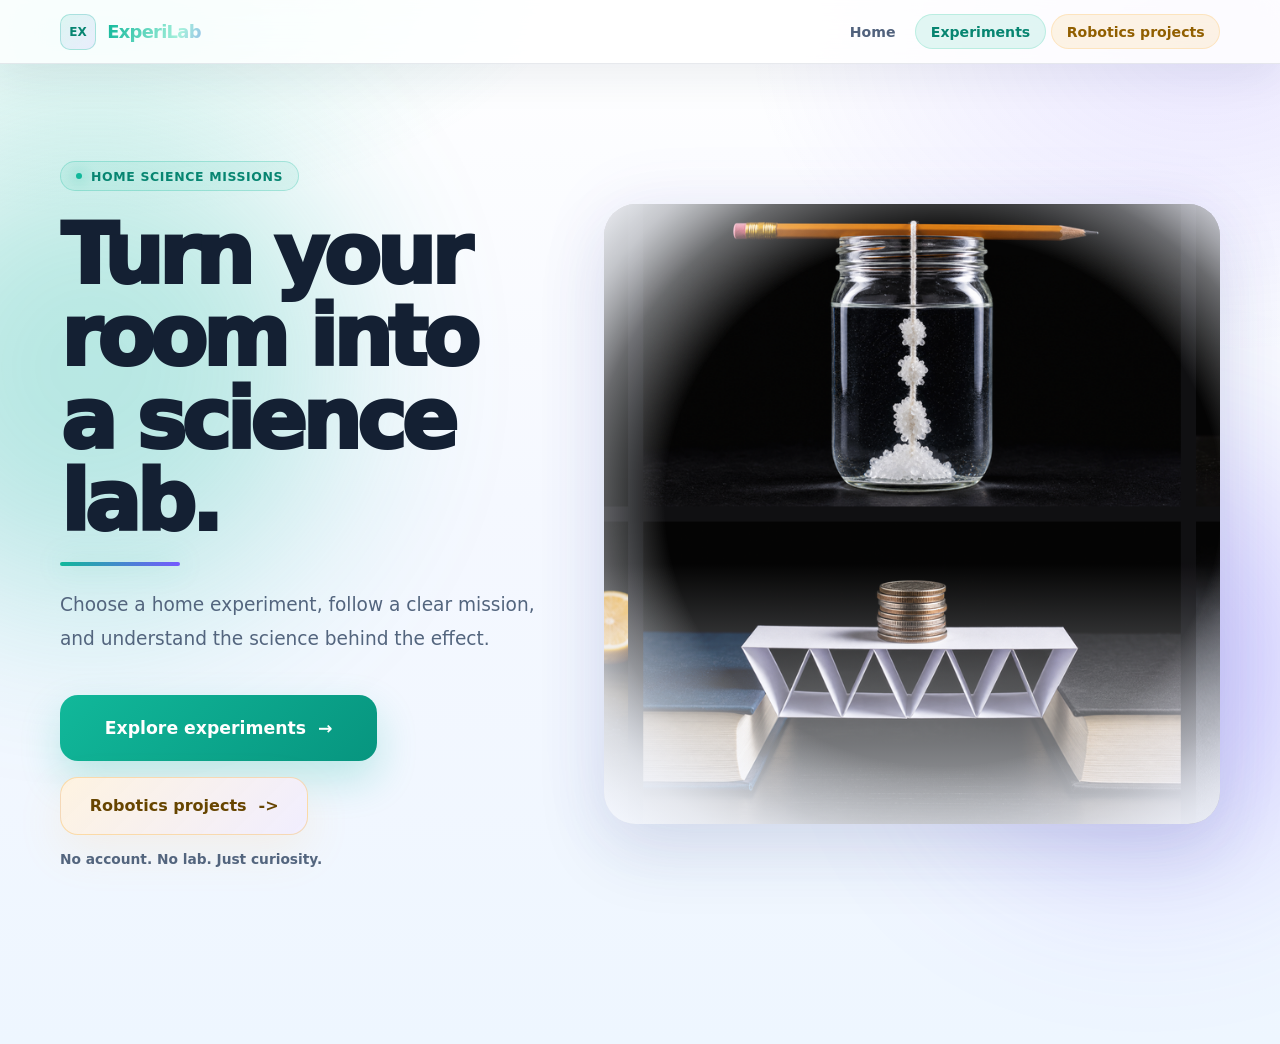
<file: index.html>
<!DOCTYPE html>
<html lang="en">
<head>
  <meta charset="UTF-8">
  <meta name="viewport" content="width=device-width, initial-scale=1.0">
  <title>ExperiLab Prototype</title>
  <link rel="stylesheet" href="styles.css?v=20260512b">
</head>
<body>
  <header class="topbar" aria-label="Site navigation">
    <a class="brand" href="#">
      <span class="brand__icon" aria-hidden="true">EX</span>
      <span class="brand__name">ExperiLab</span>
    </a>
    <nav class="topbar__right" aria-label="Main navigation">
      <a class="nav-link" href="#">Home</a>
      <a class="nav-link nav-link--cta" href="#experiments">Experiments</a>
      <a class="nav-link nav-link--robotics" href="#robotics">Robotics projects</a>
    </nav>
  </header>

  <main class="app-shell">
    <section class="home-page" id="homePage" aria-label="Home page">
      <span class="orb orb--one" aria-hidden="true"></span>
      <span class="orb orb--two" aria-hidden="true"></span>
      <div class="home-copy">
        <p class="eyebrow"><span class="eyebrow-dot"></span> Home science missions</p>
        <h1>Turn your room into a science lab.</h1>
        <p class="hero-copy">Choose a home experiment, follow a clear mission, and understand the science behind the effect.</p>
        <div class="hero-actions">
          <button class="primary-button" id="startButton" type="button">Explore experiments <span aria-hidden="true">→</span></button>
          <button class="robotics-home-button" id="roboticsButton" type="button">Robotics projects <span aria-hidden="true">-&gt;</span></button>
          <span class="hero-hint">No account. No lab. Just curiosity.</span>
        </div>
      </div>
      <div class="home-photo" aria-hidden="true">
        <img src="assets/experiment-sheet.png" alt="">
      </div>
    </section>

    <section class="experiments-page hidden" id="experimentsPage" aria-label="Experiment library">
      <header class="hero-panel compact-panel">
      <div class="brand-block">
        <p class="eyebrow"><span class="eyebrow-dot"></span> Experiment library</p>
        <h1>Choose a mission.</h1>
      </div>

      <div class="quick-start">
        <label for="searchInput">Search experiments</label>
        <input id="searchInput" type="search" placeholder="magnet, crystal, pressure...">
      </div>

      <section class="filter-group department-row" aria-labelledby="departmentLabel">
        <h2 id="departmentLabel">Department</h2>
        <div class="segmented segmented--primary" id="departmentFilters"></div>
      </section>

      <section class="filter-group category-row" aria-labelledby="categoryLabel">
        <h2 id="categoryLabel">Science area</h2>
        <div class="segmented" id="categoryFilters"></div>
      </section>

      <section class="filter-group topic-row" id="topicFilterGroup" aria-labelledby="topicLabel">
        <h2 id="topicLabel">Physics topic</h2>
        <div class="segmented" id="topicFilters"></div>
      </section>
      </header>

      <section class="library-panel" aria-label="Experiment list">
      <header class="library-header">
        <div>
          <h2 id="resultCount">0 investigations ready</h2>
        </div>
        <button class="reset-button" id="resetFilters" type="button">Show all</button>
      </header>

      <div class="experiment-grid" id="experimentGrid"></div>
      </section>
    </section>

    <section class="robotics-page hidden" id="roboticsPage" aria-label="Robotics projects">
      <header class="robotics-hero">
        <div>
          <p class="robotics-kicker">Build lab</p>
          <h1>Robotics projects</h1>
          <p>Choose a machine, collect parts, and build it in stages. Every project shows what to buy and what you can salvage from broken toys or household parts.</p>
        </div>
        <div class="robotics-board" aria-hidden="true">
          <span></span>
          <span></span>
          <span></span>
        </div>
      </header>

      <div class="robotics-grid" id="roboticsGrid"></div>
    </section>

    <section class="detail-page hidden" id="detailPage" aria-label="Selected experiment">
      <button class="back-button" id="backToExperiments" type="button">← Back to experiments</button>
      <article class="detail-panel" id="detailPanel">
      <div class="detail-empty">
        <p>Choose an experiment to see the steps.</p>
      </div>
      </article>
    </section>
  </main>

  <section class="adult-gate hidden" id="adultGate" role="dialog" aria-modal="true" aria-labelledby="adultGateTitle">
    <div class="adult-gate__panel" id="adultGatePanel">
      <p class="adult-gate__kicker" id="adultGateKicker">Adults only</p>
      <h2 id="adultGateTitle">Adults only experiment</h2>
      <p class="adult-gate__experiment" id="adultGateExperiment"></p>
      <p class="adult-gate__message" id="adultGateMessage"></p>
      <div class="adult-gate__rules" id="adultGateRules"></div>
      <label class="adult-gate__confirm">
        <input id="adultGateConfirm" type="checkbox">
        <span>I understand this experiment is for adults only and requires safety goggles, supervision, and a controlled area.</span>
      </label>
      <div class="adult-gate__actions">
        <button class="adult-gate__secondary" id="adultGateBack" type="button">Go back</button>
        <button class="adult-gate__primary" id="adultGateAgree" type="button" disabled>Open experiment</button>
      </div>
    </div>
  </section>

  <template id="experimentCardTemplate">
    <button class="experiment-card" type="button">
      <span class="risk-band"></span>
      <span class="preview-art" aria-hidden="true"></span>
      <span class="card-meta"></span>
      <strong class="card-title"></strong>
      <span class="card-result"></span>
      <span class="card-stats"></span>
    </button>
  </template>

  <template id="roboticsCardTemplate">
    <article class="robotics-card">
      <div class="robotics-card__top">
        <span class="robotics-card__type"></span>
        <span class="robotics-card__time"></span>
      </div>
      <div class="robotics-card__media" aria-hidden="true"></div>
      <div class="robotics-card__body">
        <h2></h2>
        <p class="robotics-card__hook"></p>
        <div class="robotics-card__parts"></div>
        <div class="robotics-card__stages"></div>
      </div>
      <button class="robotics-card__open" type="button">Open full build</button>
    </article>
  </template>

  <script src="app.js?v=20260512b"></script>
</body>
</html>
</file>
<file: styles.css>
:root {
  --ink: #03070f;
  --ink-2: #060d1a;
  --ink-3: #0a1525;
  --text: #f1f5ff;
  --muted: #c8d3ee;
  --dim: #afbddc;
  --line: rgba(255, 255, 255, 0.11);
  --line-2: rgba(255, 255, 255, 0.18);
  --glass: rgba(255, 255, 255, 0.045);
  --glass-2: rgba(255, 255, 255, 0.075);
  --teal: #3ecfaa;
  --teal-d: #2baa8b;
  --violet: #8b7cf8;
  --amber: #f5a623;
  --danger: #ff8b7b;
  --shadow: 0 32px 80px rgba(0, 0, 0, 0.55);
  --radius: 18px;
  --radius-sm: 12px;
  --max: 1160px;
}

* {
  box-sizing: border-box;
}

html {
  scroll-behavior: smooth;
}

body {
  margin: 0;
  min-height: 100vh;
  overflow-x: hidden;
  color: var(--text);
  background:
    radial-gradient(ellipse 900px 600px at 10% -8%, rgba(62, 207, 170, 0.08), transparent 60%),
    radial-gradient(ellipse 720px 520px at 95% 7%, rgba(139, 124, 248, 0.09), transparent 56%),
    linear-gradient(180deg, var(--ink), var(--ink-2));
  font-family: Rubik, Inter, ui-sans-serif, system-ui, -apple-system, BlinkMacSystemFont, "Segoe UI", sans-serif;
  -webkit-font-smoothing: antialiased;
}

button,
input {
  font: inherit;
}

button {
  cursor: pointer;
}

img {
  display: block;
  max-width: 100%;
}

a {
  color: inherit;
  text-decoration: none;
}

:focus-visible {
  outline: 2px solid var(--teal);
  outline-offset: 3px;
}

.hidden {
  display: none !important;
}

.modal-open {
  overflow: hidden;
}

.topbar {
  position: fixed;
  inset: 0 0 auto;
  z-index: 20;
  height: 64px;
  display: flex;
  align-items: center;
  justify-content: space-between;
  gap: 1rem;
  padding-inline: max(1.2rem, calc((100vw - var(--max)) / 2));
  border-bottom: 1px solid var(--line);
  background: rgba(3, 7, 15, 0.72);
  backdrop-filter: saturate(180%) blur(22px);
}

.brand,
.topbar__right {
  display: flex;
  align-items: center;
}

.brand {
  gap: 0.7rem;
}

.brand__icon {
  display: grid;
  place-items: center;
  width: 36px;
  height: 36px;
  border: 1px solid rgba(62, 207, 170, 0.25);
  border-radius: 10px;
  background: linear-gradient(135deg, rgba(62, 207, 170, 0.2), rgba(139, 124, 248, 0.18));
  color: var(--teal);
  font-size: 0.75rem;
  font-weight: 900;
}

.brand__name {
  font-size: 1.12rem;
  font-weight: 900;
  letter-spacing: -0.04em;
  background: linear-gradient(110deg, var(--teal), #a5f0dc, var(--violet), #a0c4ff);
  background-size: 240% auto;
  -webkit-background-clip: text;
  background-clip: text;
  color: transparent;
  animation: shimmer 8s linear infinite;
}

@keyframes shimmer {
  to {
    background-position: 240% center;
  }
}

.topbar__right {
  gap: 0.35rem;
}

.nav-link {
  padding: 0.55rem 0.9rem;
  border-radius: 999px;
  color: var(--muted);
  font-size: 0.88rem;
  font-weight: 650;
}

.nav-link:hover {
  color: var(--text);
  background: var(--glass-2);
}

.nav-link--cta {
  border: 1px solid rgba(62, 207, 170, 0.24);
  background: rgba(62, 207, 170, 0.12);
  color: var(--teal);
  font-weight: 800;
}

.nav-link--robotics {
  border: 1px solid rgba(255, 184, 77, 0.26);
  background: rgba(255, 184, 77, 0.08);
  color: #ffd28a;
  font-weight: 850;
}

.app-shell {
  width: min(var(--max), calc(100% - 3rem));
  margin: 0 auto;
  padding: 64px 0 5rem;
}

.home-page {
  position: relative;
  display: grid;
  grid-template-columns: minmax(320px, 0.92fr) minmax(420px, 1.18fr);
  gap: clamp(2.8rem, 5vw, 5.2rem);
  align-items: center;
  min-height: 100dvh;
  padding-block: 4rem;
}

.orb {
  position: absolute;
  z-index: -1;
  border-radius: 50%;
  filter: blur(95px);
  opacity: 0.28;
  pointer-events: none;
}

.orb--one {
  width: 480px;
  height: 480px;
  inset-block-start: 7%;
  inset-inline-start: -18%;
  background: var(--teal);
}

.orb--two {
  width: 380px;
  height: 380px;
  inset-block-end: 12%;
  inset-inline-end: -10%;
  background: var(--violet);
}

.eyebrow {
  display: inline-flex;
  align-items: center;
  gap: 0.55rem;
  margin: 0 0 1.4rem;
  border: 1px solid rgba(62, 207, 170, 0.25);
  border-radius: 999px;
  background: rgba(62, 207, 170, 0.08);
  color: var(--teal);
  padding: 0.42rem 0.95rem;
  font-size: 0.78rem;
  font-weight: 850;
  letter-spacing: 0.05em;
  text-transform: uppercase;
}

.eyebrow-dot {
  width: 6px;
  height: 6px;
  border-radius: 50%;
  background: var(--teal);
  box-shadow: 0 0 14px var(--teal);
}

.home-copy h1,
.brand-block h1 {
  margin: 0;
  font-weight: 950;
  letter-spacing: -0.06em;
  line-height: 0.98;
}

.home-copy h1 {
  max-width: 760px;
  font-size: clamp(3rem, 6.6vw, 5.25rem);
}

.brand-block h1 {
  font-size: clamp(2.1rem, 5vw, 3.8rem);
}

.home-copy h1::after,
.brand-block h1::after {
  content: "";
  display: block;
  width: 120px;
  height: 4px;
  margin-top: 1.2rem;
  border-radius: 999px;
  background: linear-gradient(90deg, var(--teal), var(--violet));
  box-shadow: 0 0 26px rgba(62, 207, 170, 0.35);
}

.hero-copy {
  max-width: 58ch;
  margin: 1.35rem 0 0;
  color: var(--muted);
  font-size: clamp(1rem, 2vw, 1.16rem);
  line-height: 1.85;
}

.hero-actions {
  display: flex;
  flex-wrap: wrap;
  align-items: center;
  gap: 1rem;
  margin-top: 2.4rem;
}

.primary-button,
.robotics-home-button,
.back-button,
.reset-button {
  border: 0;
  border-radius: var(--radius);
  font-weight: 900;
  transition: transform 0.2s, box-shadow 0.2s, background 0.2s;
}

.primary-button {
  display: inline-flex;
  align-items: center;
  gap: 0.75rem;
  min-height: 66px;
  padding: 1.2rem 2.8rem;
  background: linear-gradient(135deg, var(--teal), var(--teal-d));
  color: #031f18;
  font-size: 1.08rem;
  box-shadow: 0 16px 48px rgba(62, 207, 170, 0.3);
}

.primary-button:hover,
.robotics-home-button:hover,
.back-button:hover,
.reset-button:hover {
  transform: translateY(-3px);
}

.primary-button:hover {
  box-shadow: 0 0 0 6px rgba(62, 207, 170, 0.14), 0 22px 56px rgba(62, 207, 170, 0.34);
}

.robotics-home-button {
  display: inline-flex;
  align-items: center;
  gap: 0.75rem;
  min-height: 58px;
  border: 1px solid rgba(255, 184, 77, 0.35);
  padding: 1.05rem 1.8rem;
  background:
    linear-gradient(135deg, rgba(255, 184, 77, 0.18), rgba(120, 172, 255, 0.14)),
    rgba(255, 255, 255, 0.035);
  color: #ffe3b0;
  font-size: 1rem;
  box-shadow: 0 16px 46px rgba(255, 184, 77, 0.12);
}

.robotics-home-button:hover {
  border-color: rgba(255, 184, 77, 0.6);
  box-shadow: 0 0 0 6px rgba(255, 184, 77, 0.1), 0 22px 52px rgba(255, 184, 77, 0.18);
}

.hero-hint {
  color: var(--dim);
  font-size: 0.86rem;
  font-weight: 650;
}

.home-photo {
  position: relative;
  overflow: hidden;
  min-height: 620px;
  border: 0;
  border-radius: 32px;
  background: transparent;
  box-shadow: 0 0 80px rgba(139, 124, 248, 0.14);
}

.home-photo::after {
  content: "";
  position: absolute;
  inset: 0;
  background:
    radial-gradient(ellipse at 55% 48%, transparent 52%, rgba(3, 7, 15, 0.58) 82%),
    linear-gradient(180deg, transparent 50%, rgba(3, 7, 15, 0.62));
  pointer-events: none;
}

.home-photo img {
  width: 100%;
  height: 100%;
  min-height: 620px;
  object-fit: cover;
  opacity: 0.98;
  -webkit-mask-image: radial-gradient(ellipse at 55% 48%, #000 58%, rgba(0, 0, 0, 0.85) 74%, transparent 100%);
  mask-image: radial-gradient(ellipse at 55% 48%, #000 58%, rgba(0, 0, 0, 0.85) 74%, transparent 100%);
}

.experiments-page,
.detail-page {
  padding-top: 2.4rem;
}

.hero-panel,
.library-panel,
.detail-panel {
  border: 1px solid var(--line);
  border-radius: var(--radius);
  background: var(--glass);
  box-shadow: 0 22px 70px rgba(0, 0, 0, 0.34);
}

.hero-panel {
  display: grid;
  grid-template-columns: minmax(280px, 1fr) minmax(280px, 420px);
  gap: 1.2rem;
  align-items: end;
  padding: clamp(1.2rem, 4vw, 2rem);
  margin-bottom: 1rem;
}

.department-row,
.category-row,
.topic-row {
  grid-column: 1 / -1;
}

.quick-start,
.department-row,
.category-row,
.topic-row {
  display: grid;
  gap: 0.7rem;
}

label,
.filter-group h2 {
  margin: 0;
  color: var(--muted);
  font-size: 0.78rem;
  font-weight: 850;
  letter-spacing: 0.04em;
  text-transform: uppercase;
}

input[type="search"] {
  width: 100%;
  height: 52px;
  border: 1px solid var(--line);
  border-radius: var(--radius-sm);
  background: rgba(255, 255, 255, 0.045);
  color: var(--text);
  padding: 0 1rem;
  outline: none;
  transition: border-color 0.2s, background 0.2s;
}

input[type="search"]::placeholder {
  color: var(--dim);
}

input[type="search"]:focus {
  border-color: rgba(62, 207, 170, 0.5);
  background: var(--glass-2);
}

.segmented {
  display: flex;
  flex-wrap: wrap;
  gap: 0.55rem;
}

.segmented--primary .filter-button {
  min-height: 46px;
  padding-inline: 1.25rem;
  font-size: 0.95rem;
}

.filter-button {
  min-height: 40px;
  border: 1px solid var(--line);
  border-radius: 999px;
  background: transparent;
  color: var(--muted);
  padding: 0 1rem;
  font-weight: 750;
  transition: color 0.2s, border-color 0.2s, background 0.2s, transform 0.2s;
}

.filter-button:hover {
  transform: translateY(-2px);
  border-color: var(--line-2);
  background: var(--glass-2);
  color: var(--text);
}

.filter-button.active {
  border-color: transparent;
  background: linear-gradient(135deg, var(--teal), var(--teal-d));
  color: #031f18;
  font-weight: 900;
}

.library-panel {
  padding: 1.2rem;
}

.library-header {
  display: flex;
  align-items: center;
  justify-content: space-between;
  gap: 1rem;
  margin-bottom: 1rem;
}

.library-header h2 {
  margin: 0;
  font-size: clamp(1.3rem, 3vw, 2rem);
  letter-spacing: -0.04em;
}

.reset-button,
.back-button {
  border: 1px solid var(--line-2);
  background: rgba(255, 255, 255, 0.055);
  color: var(--text);
  padding: 0.75rem 1rem;
}

.experiment-grid {
  display: grid;
  grid-template-columns: repeat(auto-fill, minmax(260px, 1fr));
  gap: 1.35rem;
}

.experiment-card {
  position: relative;
  display: flex;
  flex-direction: column;
  overflow: hidden;
  min-height: 400px;
  border: 1px solid var(--line);
  border-radius: var(--radius);
  background: var(--glass);
  color: var(--text);
  text-align: left;
  padding: 0;
  transition: transform 0.22s cubic-bezier(.22,1,.36,1), border-color 0.22s, box-shadow 0.22s, background 0.22s;
}

.experiment-card:hover,
.experiment-card.active {
  transform: translateY(-5px);
  border-color: var(--line-2);
  background: var(--glass-2);
  box-shadow: var(--shadow);
}

.risk-band {
  display: none;
}

.preview-art {
  display: block;
  width: 100%;
  height: 192px;
  border-bottom: 1px solid var(--line);
  background-position: center;
  background-size: cover;
  transition: transform 0.45s cubic-bezier(.22,1,.36,1);
}

.experiment-card:hover .preview-art {
  transform: scale(1.045);
}

.card-meta,
.card-title,
.card-result,
.card-stats {
  margin-inline: 1.4rem;
}

.card-meta {
  align-self: start;
  margin-top: 1.3rem;
  border: 1px solid rgba(62, 207, 170, 0.22);
  border-radius: 999px;
  background: rgba(62, 207, 170, 0.1);
  color: var(--teal);
  padding: 0.27rem 0.6rem;
  font-size: 0.72rem;
  font-weight: 900;
}

.card-title {
  margin-top: 0.8rem;
  font-size: 1.06rem;
  font-weight: 850;
  line-height: 1.28;
}

.card-result {
  margin-top: 0.65rem;
  color: var(--muted);
  line-height: 1.78;
  font-size: 0.93rem;
}

.card-stats {
  margin-top: auto;
  margin-bottom: 1.3rem;
  border-top: 1px solid var(--line);
  padding-top: 0.95rem;
  color: var(--dim);
  font-size: 0.82rem;
  font-weight: 850;
}

.empty-state,
.detail-empty {
  border: 1px dashed var(--line-2);
  border-radius: var(--radius);
  padding: 3rem 1rem;
  color: var(--muted);
  text-align: center;
}

.robotics-page {
  padding-top: 2.4rem;
}

.robotics-hero {
  position: relative;
  overflow: hidden;
  display: grid;
  grid-template-columns: minmax(280px, 0.9fr) minmax(300px, 0.7fr);
  gap: clamp(1.4rem, 4vw, 3rem);
  align-items: center;
  margin-bottom: 1.2rem;
  border: 1px solid rgba(255, 184, 77, 0.2);
  border-radius: 6px;
  background:
    linear-gradient(rgba(255, 255, 255, 0.045) 1px, transparent 1px),
    linear-gradient(90deg, rgba(255, 255, 255, 0.045) 1px, transparent 1px),
    radial-gradient(circle at 78% 18%, rgba(255, 184, 77, 0.18), transparent 32%),
    linear-gradient(135deg, rgba(13, 21, 37, 0.96), rgba(6, 13, 26, 0.92));
  background-size: 34px 34px, 34px 34px, auto, auto;
  padding: clamp(1.35rem, 4vw, 2.4rem);
  box-shadow: 0 24px 80px rgba(0, 0, 0, 0.36);
}

.robotics-kicker {
  display: inline-flex;
  margin: 0 0 1rem;
  border: 1px solid rgba(255, 184, 77, 0.35);
  border-radius: 2px;
  background: rgba(255, 184, 77, 0.12);
  color: #ffd28a;
  padding: 0.42rem 0.7rem;
  font-size: 0.78rem;
  font-weight: 950;
  letter-spacing: 0.1em;
  text-transform: uppercase;
}

.robotics-hero h1 {
  margin: 0;
  color: #f6f9ff;
  font-size: clamp(2.8rem, 6vw, 5.8rem);
  line-height: 0.9;
  letter-spacing: -0.06em;
}

.robotics-hero p:not(.robotics-kicker) {
  max-width: 62ch;
  color: #c8d6f6;
  line-height: 1.75;
}

.robotics-board {
  position: relative;
  min-height: 280px;
  border: 1px solid rgba(120, 172, 255, 0.3);
  border-radius: 4px;
  background:
    linear-gradient(135deg, rgba(120, 172, 255, 0.12), transparent 45%),
    rgba(3, 8, 18, 0.7);
}

.robotics-board span {
  position: absolute;
  display: block;
  border: 2px solid rgba(255, 184, 77, 0.72);
  background: rgba(255, 184, 77, 0.08);
}

.robotics-board span:nth-child(1) {
  width: 48%;
  height: 34%;
  left: 12%;
  top: 14%;
}

.robotics-board span:nth-child(2) {
  width: 34%;
  height: 54%;
  right: 13%;
  bottom: 12%;
  border-color: rgba(120, 172, 255, 0.76);
  background: rgba(120, 172, 255, 0.08);
}

.robotics-board span:nth-child(3) {
  width: 58%;
  height: 2px;
  left: 21%;
  top: 58%;
  border: 0;
  background: #ffd28a;
  box-shadow: 0 0 28px rgba(255, 184, 77, 0.48);
  transform: rotate(-18deg);
}

.robotics-grid {
  display: grid;
  gap: 1.2rem;
}

.robotics-card {
  display: grid;
  grid-template-columns: minmax(220px, 0.55fr) minmax(0, 1fr) auto;
  gap: 1rem;
  align-items: stretch;
  border: 1px solid rgba(120, 172, 255, 0.18);
  border-left: 8px solid #ffb84d;
  border-radius: 4px;
  background:
    linear-gradient(90deg, rgba(255, 184, 77, 0.08), transparent 36%),
    rgba(255, 255, 255, 0.045);
  padding: 1rem;
}

.robotics-card:nth-child(2) {
  border-left-color: #78acff;
}

.robotics-card:nth-child(3) {
  border-left-color: #9bf0d8;
}

.robotics-card__top {
  display: flex;
  flex-direction: column;
  gap: 0.55rem;
  min-width: 0;
}

.robotics-card__type,
.robotics-card__time {
  width: fit-content;
  border: 1px solid rgba(255, 255, 255, 0.16);
  border-radius: 2px;
  padding: 0.42rem 0.55rem;
  color: #ffd28a;
  font-size: 0.78rem;
  font-weight: 950;
  text-transform: uppercase;
}

.robotics-card__time {
  color: #c7d7ff;
}

.robotics-card__media {
  position: relative;
  overflow: hidden;
  min-height: 210px;
  border: 1px solid rgba(255, 255, 255, 0.13);
  border-radius: 4px;
  background:
    linear-gradient(rgba(120, 172, 255, 0.12) 1px, transparent 1px),
    linear-gradient(90deg, rgba(120, 172, 255, 0.12) 1px, transparent 1px),
    radial-gradient(circle at 30% 45%, rgba(255, 184, 77, 0.22), transparent 12%),
    radial-gradient(circle at 70% 60%, rgba(155, 240, 216, 0.16), transparent 16%),
    #050b16;
  background-size: 20px 20px, 20px 20px, auto, auto, auto;
}

.robotics-card__media::before {
  content: attr(data-machine);
  position: absolute;
  left: 1rem;
  top: 1rem;
  color: rgba(246, 249, 255, 0.9);
  font-size: 0.9rem;
  font-weight: 950;
  letter-spacing: 0.14em;
  text-transform: uppercase;
}

.robotics-card__media::after {
  content: "";
  position: absolute;
  left: 18%;
  right: 14%;
  top: 47%;
  height: 32%;
  border: 3px solid rgba(255, 184, 77, 0.76);
  border-top-width: 10px;
  border-radius: 10px 10px 4px 4px;
  box-shadow:
    -38px 36px 0 -20px #78acff,
    38px 36px 0 -20px #78acff,
    0 -48px 0 -24px rgba(155, 240, 216, 0.8);
}

.robotics-card__body {
  min-width: 0;
}

.robotics-card h2 {
  margin: 0;
  color: #f6f9ff;
  font-size: clamp(1.6rem, 3vw, 2.4rem);
  line-height: 1;
  letter-spacing: -0.04em;
}

.robotics-card__hook {
  margin: 0.75rem 0 1rem;
  color: #c8d6f6;
  line-height: 1.65;
}

.robotics-card__parts,
.robotics-card__stages {
  display: flex;
  flex-wrap: wrap;
  gap: 0.45rem;
  margin-top: 0.85rem;
}

.robotics-card__parts strong {
  color: #ffd28a;
}

.robotics-card__parts span,
.robotics-card__stages span {
  border: 1px solid rgba(255, 255, 255, 0.12);
  border-radius: 2px;
  background: rgba(255, 255, 255, 0.035);
  color: #d8e3fb;
  padding: 0.45rem 0.55rem;
  font-size: 0.82rem;
  font-weight: 750;
}

.robotics-card__stages span {
  color: #9bf0d8;
}

.robotics-card__open {
  align-self: end;
  min-width: 128px;
  border: 1px solid rgba(255, 184, 77, 0.42);
  border-radius: 4px;
  background: #ffb84d;
  color: #1d1200;
  padding: 0.9rem 1rem;
  font-weight: 950;
}

.detail-page--robotics .detail-panel {
  border-color: rgba(255, 184, 77, 0.24);
  border-radius: 4px;
  background:
    linear-gradient(rgba(255, 255, 255, 0.03) 1px, transparent 1px),
    linear-gradient(90deg, rgba(255, 255, 255, 0.03) 1px, transparent 1px),
    rgba(8, 14, 27, 0.92);
  background-size: 28px 28px;
}

.detail-page--robotics .detail-kicker,
.detail-page--robotics .detail-section h3 {
  color: #ffd28a;
}

.detail-page--robotics .tag {
  border-radius: 4px;
}

.detail-page {
  max-width: 980px;
  margin-inline: auto;
}

.back-button {
  margin-bottom: 1rem;
}

.detail-panel {
  overflow: hidden;
}

.detail-hero {
  display: grid;
  grid-template-columns: 0.95fr 1.05fr;
  gap: 1.2rem;
  align-items: stretch;
  padding: 1rem;
}

.detail-visual {
  min-height: 360px;
  border: 1px solid var(--line);
  border-radius: var(--radius-sm);
  background-position: center;
  background-size: cover;
}

.detail-kicker {
  margin: 0 0 0.65rem;
  color: var(--teal);
  font-size: 0.78rem;
  font-weight: 900;
  letter-spacing: 0.04em;
  text-transform: uppercase;
}

.detail-hero h2 {
  margin: 0;
  font-size: clamp(2.2rem, 5vw, 4.2rem);
  line-height: 0.98;
  letter-spacing: -0.06em;
}

.detail-hero p {
  color: var(--muted);
  line-height: 1.72;
}

.detail-tags {
  display: flex;
  flex-wrap: wrap;
  gap: 0.55rem;
  margin-top: 1rem;
}

.tag {
  display: inline-flex;
  border: 1px solid var(--line);
  border-radius: 999px;
  background: rgba(255, 255, 255, 0.04);
  color: var(--muted);
  padding: 0.45rem 0.7rem;
  font-size: 0.78rem;
  font-weight: 800;
}

.tag-risk-red {
  border-color: rgba(255, 139, 123, 0.38);
  background: rgba(255, 139, 123, 0.12);
  color: #ffc4bb;
}

.tag-risk-yellow {
  border-color: rgba(245, 166, 35, 0.38);
  background: rgba(245, 166, 35, 0.12);
  color: #ffd999;
}

.hazard-checkpoint {
  margin: 0 1rem 1rem;
  border: 1px solid rgba(255, 139, 123, 0.25);
  border-radius: var(--radius-sm);
  background: rgba(255, 139, 123, 0.08);
  padding: 1rem;
}

.hazard-checkpoint strong {
  display: block;
  margin-bottom: 0.45rem;
  color: var(--danger);
  font-size: 0.82rem;
  font-weight: 900;
  text-transform: uppercase;
}

.hazard-checkpoint p {
  margin: 0;
  color: #ffc4bb;
  font-weight: 750;
  line-height: 1.55;
}

.detail-body {
  display: grid;
  gap: 1.45rem;
  padding: 0 1.15rem 1.15rem;
}

.result-story {
  display: grid;
  grid-template-columns: repeat(3, 1fr);
  gap: 0;
  overflow: hidden;
  border: 1px solid rgba(255, 255, 255, 0.1);
  border-radius: 10px;
  background: rgba(255, 255, 255, 0.018);
}

.story-card,
.detail-section {
  border: 1px solid var(--line);
  border-radius: 8px;
  background: rgba(255, 255, 255, 0.022);
  padding: 1.25rem;
}

.story-card {
  position: relative;
  background: transparent;
  border: 0;
  border-radius: 0;
  padding: 1.25rem 1.35rem;
}

.story-card + .story-card {
  border-left: 1px solid rgba(255, 255, 255, 0.1);
}

.story-card h3,
.detail-section h3 {
  margin: 0 0 0.65rem;
  color: var(--teal);
  font-size: 0.78rem;
  font-weight: 900;
  text-transform: uppercase;
}

.story-card p,
.detail-section li,
.detail-section p {
  color: var(--muted);
  line-height: 1.78;
}

.detail-section ul {
  margin: 0;
  padding-left: 1.2rem;
}

.detail-section ol {
  display: grid;
  gap: 0.65rem;
  margin: 0;
  padding: 0;
  list-style: none;
  counter-reset: steps;
}

.detail-section ol li {
  position: relative;
  min-height: 3.25rem;
  border: 0;
  border-top: 1px solid rgba(255, 255, 255, 0.1);
  border-radius: 0;
  background: transparent;
  padding: 1rem 0.2rem 1.05rem 3.15rem;
  counter-increment: steps;
}

.detail-section ol li::before {
  content: counter(steps);
  position: absolute;
  left: 0.15rem;
  top: 0.95rem;
  display: grid;
  place-items: center;
  width: 2rem;
  height: 1.7rem;
  border: 0;
  border-right: 2px solid rgba(62, 207, 170, 0.45);
  border-radius: 0;
  background: transparent;
  color: var(--teal);
  font-size: 1.05rem;
  font-weight: 950;
}

.parts-list {
  display: grid;
  grid-template-columns: repeat(auto-fit, minmax(230px, 1fr));
  gap: 0.75rem;
}

.part-option {
  border: 1px solid var(--line);
  border-radius: var(--radius-sm);
  background: rgba(255, 255, 255, 0.035);
  padding: 0.9rem;
}

.part-option h4,
.project-stage h4 {
  margin: 0 0 0.55rem;
  color: var(--text);
  font-size: 1rem;
}

.part-option p {
  margin: 0.45rem 0 0;
  color: var(--muted);
  line-height: 1.55;
}

.part-option strong {
  color: var(--teal);
}

.project-stages {
  display: grid;
  gap: 1rem;
}

.project-stage {
  display: grid;
  grid-template-columns: minmax(220px, 0.8fr) minmax(260px, 1.2fr);
  gap: 1rem;
  align-items: stretch;
  border: 1px solid var(--line);
  border-radius: var(--radius-sm);
  background: rgba(255, 255, 255, 0.03);
  padding: 0.8rem;
}

.video-placeholder {
  display: grid;
  place-items: center;
  min-height: 170px;
  border: 1px solid rgba(255, 255, 255, 0.12);
  border-radius: 6px;
  background:
    linear-gradient(135deg, rgba(255, 255, 255, 0.06), transparent 30%),
    #000;
  color: #69728c;
  font-weight: 950;
  text-transform: uppercase;
  letter-spacing: 0.08em;
}

.stage-copy ul {
  margin: 0;
  padding-left: 1.2rem;
}

.science-explain {
  border-left: 4px solid var(--teal);
  background: rgba(62, 207, 170, 0.07);
  color: #edf3ff !important;
  padding: 1rem 1.1rem;
  border-radius: 0 8px 8px 0;
}

.adult-gate {
  position: fixed;
  inset: 0;
  z-index: 100;
  display: grid;
  place-items: center;
  padding: 1.2rem;
  font-family: "Arial Black", Impact, Haettenschweiler, "Bahnschrift Condensed", "Franklin Gothic Heavy", sans-serif;
  background:
    repeating-linear-gradient(135deg, rgba(255, 43, 43, 0.09) 0 12px, transparent 12px 26px),
    radial-gradient(circle at 50% 12%, rgba(255, 0, 0, 0.28), transparent 32%),
    rgba(1, 2, 5, 0.94);
  backdrop-filter: blur(20px) contrast(120%);
}

.adult-gate__panel {
  width: min(790px, 100%);
  position: relative;
  overflow: hidden;
  border: 4px solid #ff2b2b;
  border-radius: 4px;
  background:
    linear-gradient(180deg, rgba(255, 43, 43, 0.12), rgba(0, 0, 0, 0) 34%),
    #07090d;
  box-shadow: 0 0 0 10px rgba(255, 43, 43, 0.12), 0 0 45px rgba(255, 43, 43, 0.28), 0 40px 120px rgba(0, 0, 0, 0.82);
  padding: clamp(1.2rem, 4vw, 2.2rem);
}

.adult-gate__panel::before {
  content: "";
  position: absolute;
  inset: 0 0 auto;
  height: 16px;
  background: repeating-linear-gradient(135deg, #ff2b2b 0 18px, #140405 18px 36px);
}

.adult-gate__panel.risk-yellow {
  border-color: #f5a623;
  background:
    linear-gradient(180deg, rgba(245, 166, 35, 0.14), rgba(0, 0, 0, 0) 34%),
    #080a0e;
  box-shadow: 0 0 0 10px rgba(245, 166, 35, 0.12), 0 0 45px rgba(245, 166, 35, 0.22), 0 40px 120px rgba(0, 0, 0, 0.82);
}

.adult-gate__panel.risk-yellow::before {
  background: repeating-linear-gradient(135deg, #f5a623 0 18px, #1c1202 18px 36px);
}

.adult-gate__kicker {
  display: inline-flex;
  margin: 1rem 0 1rem;
  border: 1px solid #ff2b2b;
  border-radius: 0;
  background: #ff2b2b;
  color: #160202;
  padding: 0.48rem 0.72rem;
  font-size: 0.72rem;
  font-weight: 950;
  letter-spacing: 0.18em;
  text-transform: uppercase;
}

.risk-yellow .adult-gate__kicker {
  border-color: #f5a623;
  background: #f5a623;
  color: #1c1202;
}

.adult-gate h2 {
  margin: 0;
  color: #f7f7f7;
  font-size: clamp(2.6rem, 7vw, 6.2rem);
  line-height: 0.82;
  letter-spacing: 0.015em;
  text-shadow: 3px 3px 0 #530505, 0 0 28px rgba(255, 43, 43, 0.36);
  text-transform: uppercase;
}

.adult-gate__experiment {
  margin: 1rem 0 0;
  color: #ff3b3b;
  font-family: "Segoe UI", Arial, sans-serif;
  font-size: 1rem;
  font-weight: 950;
  letter-spacing: 0.03em;
  text-transform: uppercase;
}

.risk-yellow .adult-gate__experiment {
  color: #f5a623;
}

.adult-gate__message,
.adult-gate__confirm {
  font-family: "Segoe UI", Arial, sans-serif;
}

.adult-gate__message {
  margin: 0.8rem 0 0;
  max-width: 64ch;
  color: #f0d1cc;
  font-size: 1rem;
  font-weight: 800;
  line-height: 1.58;
}

.risk-yellow .adult-gate__message {
  color: #ffe4b8;
}

.adult-gate__rules {
  display: grid;
  gap: 0.65rem;
  margin-top: 1.2rem;
}

.adult-gate__rule {
  border: 1px solid rgba(255, 43, 43, 0.34);
  border-left: 8px solid #ff2b2b;
  border-radius: 0;
  background: rgba(255, 43, 43, 0.075);
  padding: 0.82rem 0.95rem;
  color: var(--text);
  font-family: "Segoe UI", Arial, sans-serif;
  font-weight: 850;
  line-height: 1.5;
}

.risk-yellow .adult-gate__rule {
  border-color: rgba(245, 166, 35, 0.34);
  border-left-color: #f5a623;
  background: rgba(245, 166, 35, 0.075);
}

.adult-gate__confirm {
  display: flex;
  align-items: flex-start;
  gap: 0.7rem;
  margin-top: 1rem;
  border: 1px solid rgba(255, 255, 255, 0.16);
  background: rgba(255, 255, 255, 0.055);
  padding: 0.9rem;
  color: var(--text);
  font-weight: 850;
  line-height: 1.45;
}

.adult-gate__confirm input {
  width: 1.2rem;
  height: 1.2rem;
  accent-color: #ff2b2b;
  flex: 0 0 auto;
  margin-top: 0.12rem;
}

.adult-gate__actions {
  display: flex;
  flex-wrap: wrap;
  gap: 0.75rem;
  margin-top: 1.35rem;
}

.adult-gate__primary,
.adult-gate__secondary {
  min-height: 48px;
  border-radius: 2px;
  padding: 0 1rem;
  font-family: "Arial Black", Impact, sans-serif;
  font-weight: 950;
  letter-spacing: 0.03em;
  text-transform: uppercase;
}

.adult-gate__primary {
  border: 0;
  background: var(--danger);
  color: #250806;
}

.adult-gate__primary:disabled {
  cursor: not-allowed;
  filter: grayscale(1);
  opacity: 0.48;
}

.risk-yellow .adult-gate__primary {
  background: var(--amber);
  color: #251603;
}

.adult-gate__secondary {
  border: 1px solid var(--line-2);
  background: rgba(255, 255, 255, 0.06);
  color: var(--text);
}

@media (max-width: 900px) {
  .app-shell {
    width: calc(100% - 2rem);
  }

  .home-page,
  .hero-panel,
  .detail-hero,
  .robotics-hero,
  .robotics-card {
    grid-template-columns: 1fr;
  }

  .home-page {
    min-height: auto;
    padding-block: 4rem 2rem;
  }

  .home-photo,
  .home-photo img,
  .detail-visual {
    min-height: 300px;
  }

  .result-story {
    grid-template-columns: 1fr;
  }

  .story-card + .story-card {
    border-left: 0;
    border-top: 1px solid rgba(255, 255, 255, 0.1);
  }

  .project-stage {
    grid-template-columns: 1fr;
  }

  .robotics-card__open {
    width: 100%;
  }
}

@media (max-width: 560px) {
  .topbar {
    padding-inline: 1rem;
  }

  .nav-link:not(.nav-link--cta) {
    display: none;
  }

  .home-copy h1 {
    font-size: 3rem;
  }

  .home-photo,
  .home-photo img,
  .detail-visual {
    min-height: 230px;
  }
}

/* Light color experiment: remove this block to bring back the dark design. */
:root {
  --ink: #ffffff;
  --ink-2: #f7f9ff;
  --ink-3: #eef4ff;
  --text: #142033;
  --muted: #53657e;
  --dim: #73819a;
  --line: rgba(28, 47, 76, 0.13);
  --line-2: rgba(28, 47, 76, 0.22);
  --glass: rgba(255, 255, 255, 0.82);
  --glass-2: #ffffff;
  --teal: #11b89a;
  --teal-d: #07957f;
  --violet: #7659ff;
  --amber: #f7a928;
  --danger: #d64545;
  --shadow: 0 24px 70px rgba(37, 55, 92, 0.16);
}

body {
  color: var(--text);
  background:
    radial-gradient(ellipse 820px 520px at 8% -10%, rgba(17, 184, 154, 0.18), transparent 62%),
    radial-gradient(ellipse 760px 520px at 94% 4%, rgba(118, 89, 255, 0.14), transparent 60%),
    linear-gradient(180deg, #ffffff 0%, #f5f8ff 48%, #eef6ff 100%);
}

.topbar {
  border-bottom-color: rgba(28, 47, 76, 0.1);
  background: rgba(255, 255, 255, 0.82);
  box-shadow: 0 12px 40px rgba(28, 47, 76, 0.08);
}

.brand__icon {
  border-color: rgba(17, 184, 154, 0.28);
  background: linear-gradient(135deg, rgba(17, 184, 154, 0.12), rgba(118, 89, 255, 0.1));
  color: #078571;
}

.nav-link {
  color: #51627d;
}

.nav-link:hover {
  color: #142033;
  background: rgba(20, 32, 51, 0.055);
}

.nav-link--cta {
  background: rgba(17, 184, 154, 0.12);
  color: #078571;
}

.nav-link--robotics {
  background: rgba(247, 169, 40, 0.12);
  color: #915f00;
}

.eyebrow {
  border-color: rgba(17, 184, 154, 0.26);
  background: rgba(17, 184, 154, 0.08);
  color: #078571;
}

.hero-copy,
.hero-hint {
  color: #53657e;
}

.primary-button {
  color: #ffffff;
  box-shadow: 0 18px 40px rgba(17, 184, 154, 0.24);
}

.robotics-home-button {
  border-color: rgba(247, 169, 40, 0.32);
  background:
    linear-gradient(135deg, rgba(247, 169, 40, 0.14), rgba(118, 89, 255, 0.1)),
    #ffffff;
  color: #674500;
}

.home-photo {
  box-shadow: 0 28px 70px rgba(37, 55, 92, 0.12), 0 0 70px rgba(118, 89, 255, 0.08);
}

.home-photo::after {
  background:
    radial-gradient(ellipse at 55% 48%, transparent 58%, rgba(245, 248, 255, 0.55) 86%),
    linear-gradient(180deg, transparent 58%, rgba(245, 248, 255, 0.68));
}

.hero-panel,
.library-panel,
.detail-panel {
  background: rgba(255, 255, 255, 0.84);
  box-shadow: 0 24px 70px rgba(37, 55, 92, 0.12);
}

.hero-panel {
  background:
    radial-gradient(circle at 94% 12%, rgba(118, 89, 255, 0.08), transparent 28%),
    linear-gradient(135deg, rgba(255, 255, 255, 0.92), rgba(245, 250, 255, 0.9));
}

label,
.filter-group h2 {
  color: #63728c;
}

input[type="search"] {
  background: #ffffff;
  color: #142033;
  box-shadow: inset 0 1px 0 rgba(255, 255, 255, 0.9);
}

input[type="search"]::placeholder {
  color: #8b98ad;
}

input[type="search"]:focus {
  background: #ffffff;
  box-shadow: 0 0 0 4px rgba(17, 184, 154, 0.12);
}

.filter-button {
  background: #ffffff;
  color: #53657e;
}

.filter-button:hover {
  background: #f6faff;
  color: #142033;
}

.filter-button.active {
  color: #ffffff;
}

.reset-button,
.back-button {
  background: #ffffff;
  color: #142033;
}

.experiment-card {
  background: #ffffff;
  color: #142033;
  box-shadow: 0 18px 40px rgba(37, 55, 92, 0.08);
}

.experiment-card:hover,
.experiment-card.active {
  background: #ffffff;
  box-shadow: 0 24px 60px rgba(37, 55, 92, 0.16);
}

.card-meta {
  background: rgba(17, 184, 154, 0.1);
  color: #078571;
}

.card-result,
.card-stats,
.detail-hero p,
.story-card p,
.detail-section li,
.detail-section p,
.part-option p {
  color: #53657e;
}

.tag,
.part-option,
.project-stage,
.story-card,
.detail-section {
  background: rgba(255, 255, 255, 0.74);
}

.result-story {
  background: rgba(246, 250, 255, 0.86);
}

.science-explain {
  background: rgba(17, 184, 154, 0.08);
  color: #1d344c !important;
}

.hazard-checkpoint {
  background: #fff1ee;
}

.hazard-checkpoint p {
  color: #7b3030;
}

.robotics-hero {
  border-color: rgba(118, 89, 255, 0.18);
  background:
    linear-gradient(rgba(118, 89, 255, 0.07) 1px, transparent 1px),
    linear-gradient(90deg, rgba(118, 89, 255, 0.07) 1px, transparent 1px),
    radial-gradient(circle at 82% 18%, rgba(247, 169, 40, 0.18), transparent 34%),
    linear-gradient(135deg, #ffffff, #f1f6ff);
  box-shadow: 0 24px 70px rgba(37, 55, 92, 0.13);
}

.robotics-kicker {
  color: #895b00;
}

.robotics-hero h1,
.robotics-card h2 {
  color: #142033;
}

.robotics-hero p:not(.robotics-kicker),
.robotics-card__hook {
  color: #53657e;
}

.robotics-board,
.robotics-card__media {
  background:
    linear-gradient(rgba(118, 89, 255, 0.1) 1px, transparent 1px),
    linear-gradient(90deg, rgba(118, 89, 255, 0.1) 1px, transparent 1px),
    #f7faff;
}

.robotics-card {
  background:
    linear-gradient(90deg, rgba(247, 169, 40, 0.09), transparent 40%),
    #ffffff;
  box-shadow: 0 18px 46px rgba(37, 55, 92, 0.1);
}

.robotics-card__type,
.robotics-card__time,
.robotics-card__parts span,
.robotics-card__stages span {
  background: #f7faff;
  color: #4e5d76;
}

.robotics-card__parts strong,
.robotics-card__stages span,
.detail-page--robotics .detail-kicker,
.detail-page--robotics .detail-section h3 {
  color: #895b00;
}

.detail-page--robotics .detail-panel {
  background:
    linear-gradient(rgba(118, 89, 255, 0.045) 1px, transparent 1px),
    linear-gradient(90deg, rgba(118, 89, 255, 0.045) 1px, transparent 1px),
    rgba(255, 255, 255, 0.92);
}
</file>
